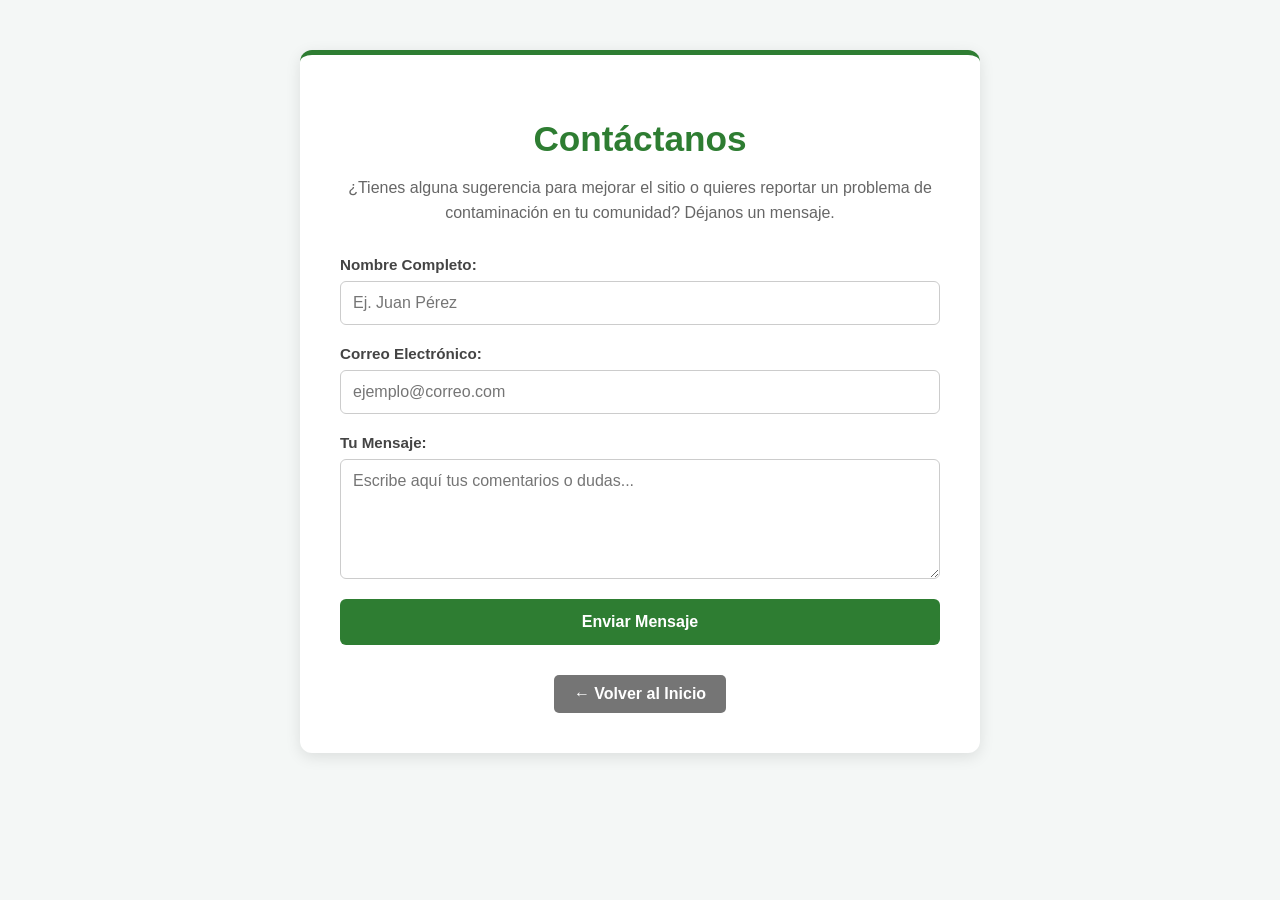
<file: contactanos.html>
<!DOCTYPE html>
<html lang="es">
<head>
    <meta charset="UTF-8">
    <meta name="viewport" content="width=device-width, initial-scale=1.0">
    <title>Contáctanos</title>
    <style>
        /* Estilos generales (manteniendo la misma línea visual) */
        body {
            font-family: 'Arial', sans-serif;
            background-color: #f4f7f6;
            color: #333;
            margin: 0;
            padding: 0;
        }

        .contacto-container {
            max-width: 600px;
            margin: 50px auto;
            background: #ffffff;
            padding: 40px;
            border-radius: 12px;
            box-shadow: 0 4px 15px rgba(0, 0, 0, 0.1);
            border-top: 5px solid #2e7d32;
        }

        h1 {
            color: #2e7d32;
            font-size: 2.2rem;
            margin-bottom: 10px;
            text-align: center;
        }

        .descripcion {
            font-size: 1rem;
            color: #666;
            text-align: center;
            line-height: 1.6;
            margin-bottom: 30px;
        }

        /* Estilos del Formulario */
        form {
            display: flex;
            flex-direction: column;
            gap: 20px;
        }

        .form-group {
            display: flex;
            flex-direction: column;
            gap: 8px;
        }

        label {
            font-weight: bold;
            color: #444;
            font-size: 0.95rem;
        }

        /* Inputs y Textarea */
        input[type="text"],
        input[type="email"],
        textarea {
            width: 100%;
            padding: 12px;
            border: 1px solid #ccc;
            border-radius: 6px;
            font-size: 1rem;
            box-sizing: border-box;
            font-family: inherit;
            transition: border-color 0.3s ease;
        }

        /* Efecto cuando el usuario da clic para escribir */
        input:focus,
        textarea:focus {
            outline: none;
            border-color: #2e7d32;
        }

        textarea {
            resize: vertical; /* Permite estirar hacia abajo pero no hacia los lados */
            min-height: 120px;
        }

        /* Botón de enviar formulario */
        button[type="submit"] {
            background-color: #2e7d32;
            color: white;
            border: none;
            padding: 14px;
            font-size: 1rem;
            font-weight: bold;
            border-radius: 6px;
            cursor: pointer;
            transition: background 0.3s ease;
        }

        button[type="submit"]:hover {
            background-color: #1b5e20;
        }

        /* Botón de regresar al inicio */
        .btn-regresar-box {
            text-align: center;
            margin-top: 30px;
        }

        .btn-regresar {
            display: inline-block;
            padding: 10px 20px;
            background-color: #757575;
            color: white;
            text-decoration: none;
            border-radius: 5px;
            font-weight: bold;
            transition: background 0.3s ease;
        }

        .btn-regresar:hover {
            background-color: #424242;
        }
    </style>
</head>
<body>

    <div class="contacto-container">
        <h1>Contáctanos</h1>
        <p class="descripcion">
            ¿Tienes alguna sugerencia para mejorar el sitio o quieres reportar un problema de contaminación en tu comunidad? Déjanos un mensaje.
        </p>

        <!-- Formulario de contacto -->
        <form action="#" method="POST">
            <div class="form-group">
                <label for="nombre">Nombre Completo:</label>
                <input type="text" id="nombre" name="nombre" placeholder="Ej. Juan Pérez" required>
            </div>

            <div class="form-group">
                <label for="correo">Correo Electrónico:</label>
                <input type="email" id="correo" name="correo" placeholder="ejemplo@correo.com" required>
            </div>

            <div class="form-group">
                <label for="mensaje">Tu Mensaje:</label>
                <textarea id="mensaje" name="mensaje" placeholder="Escribe aquí tus comentarios o dudas..." required></textarea>
            </div>

            <button type="submit">Enviar Mensaje</button>
        </form>

        <!-- Botón para regresar -->
        <div class="btn-regresar-box">
            <a href="index.html" class="btn-regresar">← Volver al Inicio</a>
        </div>
    </div>

</body>
</html>
</file>
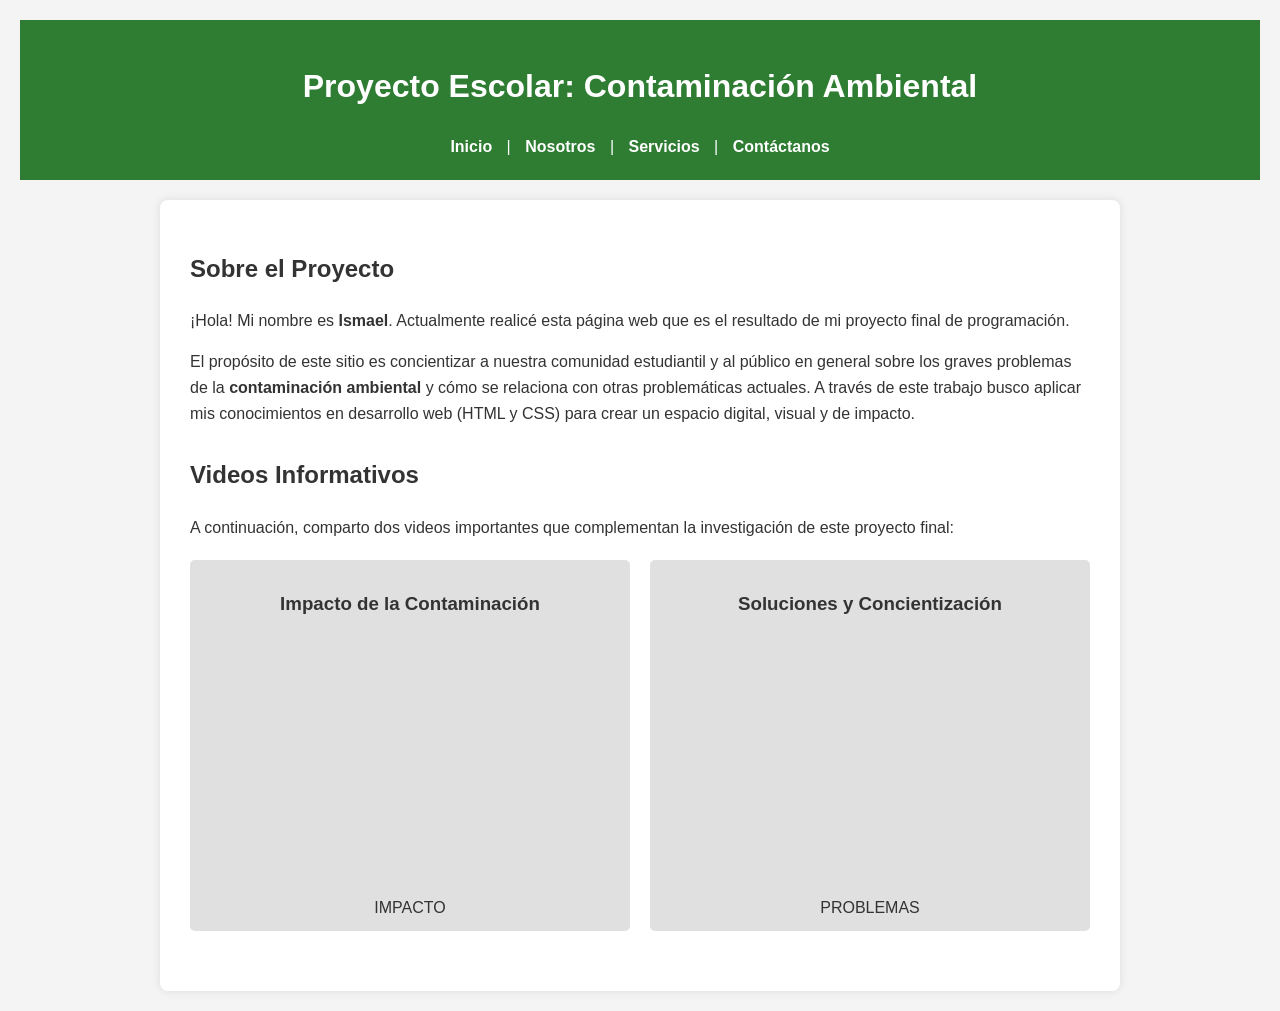
<file: nosotros.html>
<!DOCTYPE html>
<html lang="es">
<head>
    <meta charset="UTF-8">
    <meta name="viewport" content="width=device-width, initial-scale=1.0">
    <title>Nosotros - Proyecto Contaminación</title>
    <style>
        /* Estilos básicos para que se vea ordenado y limpio */
        body {
            font-family: Arial, sans-serif;
            line-height: 1.6;
            margin: 0;
            padding: 20px;
            background-color: #f4f4f4;
            color: #333;
        }
        header {
            background: #2e7d32;
            color: #fff;
            padding: 20px;
            text-align: center;
            margin-bottom: 20px;
        }
        nav a {
            color: white;
            text-decoration: none;
            margin: 0 10px;
            font-weight: bold;
        }
        .container {
            max-width: 900px;
            margin: auto;
            background: #fff;
            padding: 30px;
            border-radius: 8px;
            box-shadow: 0 0 10px rgba(0,0,0,0.1);
        }
        .bio-section {
            margin-bottom: 30px;
        }
        .video-container {
            display: flex;
            flex-wrap: wrap;
            gap: 20px;
            justify-content: center;
            margin-top: 20px;
        }
        .video-box {
            flex: 1;
            min-width: 300px;
            max-width: 420px;
            background: #e0e0e0;
            padding: 10px;
            border-radius: 5px;
            text-align: center;
        }
        /* Esto ayuda a que los videos de YouTube se adapten al tamaño del cuadro */
        .video-box iframe {
            width: 100%;
            height: 250px;
            border: none;
        }
    </style>
</head>
<body>

    <header>
        <h1>Proyecto Escolar: Contaminación Ambiental</h1>
        <nav>
            <a href="index.html">Inicio</a> | 
            <a href="nosotros.html">Nosotros</a> | 
            <a href="servicios.html">Servicios</a> | 
            <a href="contactanos.html">Contáctanos</a>
        </nav>
    </header>

    <div class="container">
        <section class="bio-section">
            <h2>Sobre el Proyecto</h2>
            <p>¡Hola! Mi nombre es <strong>Ismael</strong>. Actualmente realicé esta página web que es el resultado de mi proyecto final de programación.</p>
            
            <p>El propósito de este sitio es concientizar a nuestra comunidad estudiantil y al público en general sobre los graves problemas de la <strong>contaminación ambiental</strong> y cómo se relaciona con otras problemáticas actuales. A través de este trabajo busco aplicar mis conocimientos en desarrollo web (HTML y CSS) para crear un espacio digital, visual y de impacto.</p>
        </section>

        <section class="bio-section">
            <h2>Videos Informativos</h2>
            <p>A continuación, comparto dos videos importantes que complementan la investigación de este proyecto final:</p>
            
            <div class="video-container">
                
                <div class="video-box">
                    <h3>Impacto de la Contaminación</h3>
                    
                    <iframe src="https://www.youtube.com/embed/lhjMYig0WGY?si=cuAjzVzZBiCCqjbR" title="Impacto" frameborder="0" allow="accelerometer; autoplay; clipboard-write; encrypted-media; gyroscope; picture-in-picture; web-share" referrerpolicy="strict-origin-when-cross-origin" allowfullscreen></iframe>IMPACTO</iframe>
                    
                </div>

                <div class="video-box">
                    <h3>Soluciones y Concientización</h3>
                    
                    <iframe src= "https://www.youtube.com/embed/iWEYWcW6XHQ?si=ypwtCFQfs4ShwkEG" title="YouTube video player" frameborder="0" allow="accelerometer; autoplay; clipboard-write; encrypted-media; gyroscope; picture-in-picture; web-share" referrerpolicy="strict-origin-when-cross-origin" allowfullscreen></iframe>PROBLEMAS</iframe>
                    
                </div>

            </div>
        </section>
    </div>

</body>
</html>
</file>
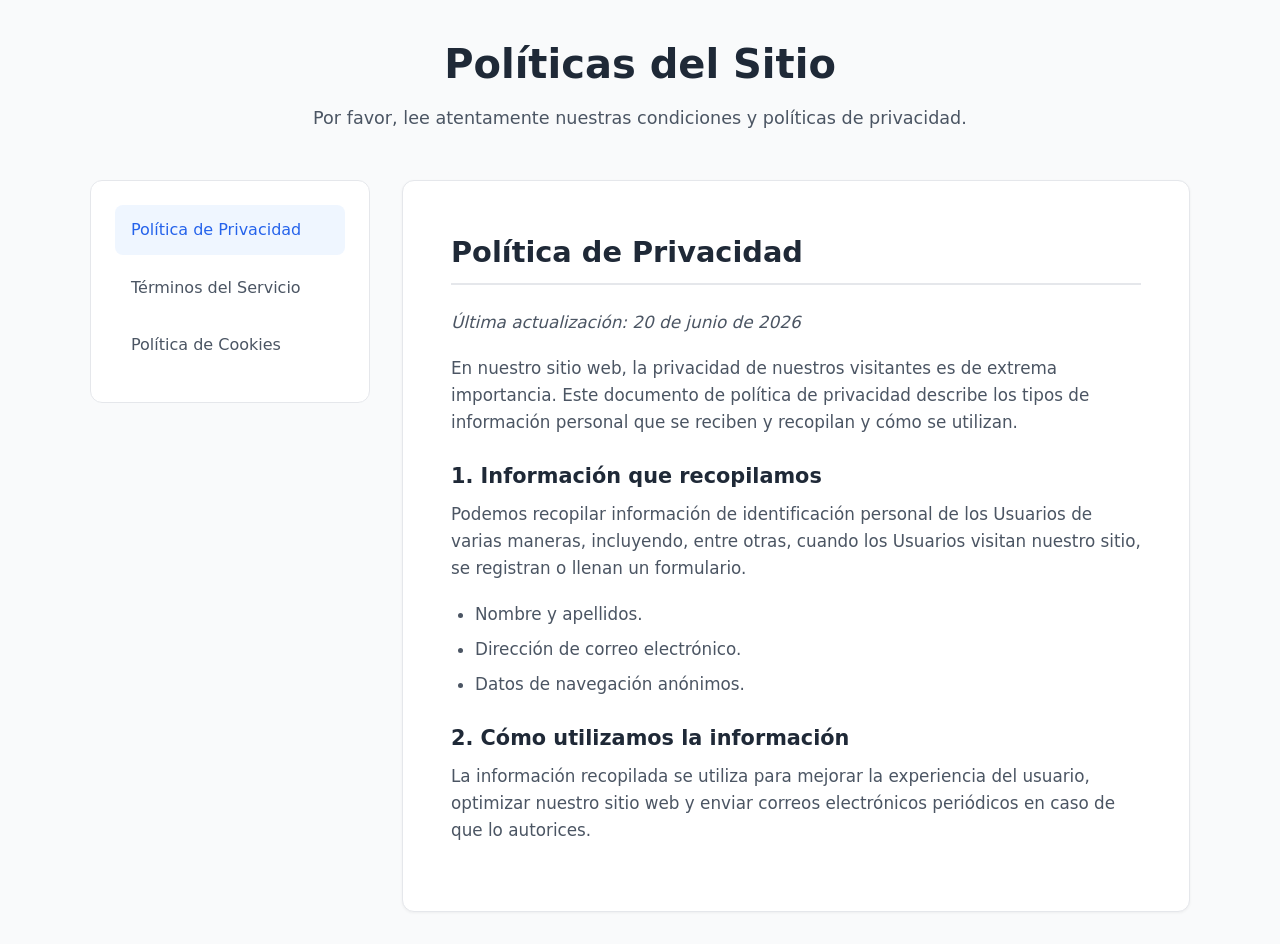
<file: politicas.html>
<!DOCTYPE html>
<html lang="es">
<head>
    <meta charset="UTF-8">
    <meta name="viewport" content="width=device-width, initial-scale=1.0">
    <title>Políticas del Sitio</title>
    <style>
        :root {
            --primary-color: #2563eb;
            --text-color: #1f2937;
            --text-light: #4b5563;
            --bg-color: #f9fafb;
            --card-bg: #ffffff;
            --border-color: #e5e7eb;
            --radius: 12px;
        }

        * {
            box-sizing: border-box;
            margin: 0;
            padding: 0;
        }

        body {
            font-family: system-ui, -apple-system, BlinkMacSystemFont, 'Segoe UI', Roboto, Oxygen, Ubuntu, Cantarell, sans-serif;
            background-color: var(--bg-color);
            color: var(--text-color);
            line-height: 1.6;
            padding: 2rem 1rem;
        }

        .container {
            max-width: 1100px;
            margin: 0 auto;
        }

        header {
            text-align: center;
            margin-bottom: 3rem;
        }

        header h1 {
            font-size: 2.5rem;
            color: var(--text-color);
            margin-bottom: 0.5rem;
        }

        header p {
            color: var(--text-light);
            font-size: 1.1rem;
        }

        /* Layout de dos columnas */
        .policy-layout {
            display: grid;
            grid-template-columns: 280px 1fr;
            gap: 2rem;
        }

        /* Navegación Lateral */
        .policy-nav {
            position: sticky;
            top: 2rem;
            height: fit-content;
            background: var(--card-bg);
            padding: 1.5rem;
            border-radius: var(--radius);
            border: 1px solid var(--border-color);
        }

        .policy-nav ul {
            list-style: none;
        }

        .policy-nav li {
            margin-bottom: 0.5rem;
        }

        .policy-nav a {
            display: block;
            padding: 0.75rem 1rem;
            color: var(--text-light);
            text-decoration: none;
            border-radius: 8px;
            font-weight: 500;
            transition: all 0.2s ease;
        }

        .policy-nav a:hover, 
        .policy-nav a.active {
            background-color: #eff6ff;
            color: var(--primary-color);
        }

        /* Contenido de las Políticas */
        .policy-content {
            background: var(--card-bg);
            padding: 3rem;
            border-radius: var(--radius);
            border: 1px solid var(--border-color);
            box-shadow: 0 1px 3px rgba(0,0,0,0.05);
        }

        .policy-section {
            display: none;
        }

        .policy-section.active {
            display: block;
        }

        .policy-content h2 {
            font-size: 1.8rem;
            margin-bottom: 1.5rem;
            color: var(--text-color);
            border-bottom: 2px solid var(--border-color);
            padding-bottom: 0.5rem;
        }

        .policy-content h3 {
            font-size: 1.3rem;
            margin: 1.5rem 0 0.5rem 0;
            color: var(--text-color);
        }

        .policy-content p, 
        .policy-content ul {
            color: var(--text-light);
            margin-bottom: 1.2rem;
            font-size: 1.05rem;
        }

        .policy-content ul {
            padding-left: 1.5rem;
        }

        .policy-content li {
            margin-bottom: 0.5rem;
        }

        .last-update {
            font-style: italic;
            color: #9ca3af;
            font-size: 0.9rem;
            margin-bottom: 2rem;
        }

        /* Responsivo */
        @media (max-width: 768px) {
            .policy-layout {
                grid-template-columns: 1fr;
            }

            .policy-nav {
                position: static;
            }

            .policy-content {
                padding: 1.5rem;
            }
        }
    </style>
</head>
<body>

    <div class="container">
        <header>
            <h1>Políticas del Sitio</h1>
            <p>Por favor, lee atentamente nuestras condiciones y políticas de privacidad.</p>
        </header>

        <div class="policy-layout">
            <!-- Menú de navegación de políticas -->
            <nav class="policy-nav">
                <ul>
                    <li><a href="#privacidad" class="tab-link active" onclick="switchTab(event, 'privacidad')">Política de Privacidad</a></li>
                    <li><a href="#terminos" class="tab-link" onclick="switchTab(event, 'terminos')">Términos del Servicio</a></li>
                    <li><a href="#cookies" class="tab-link" onclick="switchTab(event, 'cookies')">Política de Cookies</a></li>
                </ul>
            </nav>

            <!-- Contenido dinámico -->
            <main class="policy-content">
                
                <!-- SECCIÓN: PRIVACIDAD -->
                <div id="privacidad" class="policy-section active">
                    <h2>Política de Privacidad</h2>
                    <p class="last-update">Última actualización: 20 de junio de 2026</p>
                    
                    <p>En nuestro sitio web, la privacidad de nuestros visitantes es de extrema importancia. Este documento de política de privacidad describe los tipos de información personal que se reciben y recopilan y cómo se utilizan.</p>
                    
                    <h3>1. Información que recopilamos</h3>
                    <p>Podemos recopilar información de identificación personal de los Usuarios de varias maneras, incluyendo, entre otras, cuando los Usuarios visitan nuestro sitio, se registran o llenan un formulario.</p>
                    <ul>
                        <li>Nombre y apellidos.</li>
                        <li>Dirección de correo electrónico.</li>
                        <li>Datos de navegación anónimos.</li>
                    </ul>

                    <h3>2. Cómo utilizamos la información</h3>
                    <p>La información recopilada se utiliza para mejorar la experiencia del usuario, optimizar nuestro sitio web y enviar correos electrónicos periódicos en caso de que lo autorices.</p>
                </div>

                <!-- SECCIÓN: TÉRMINOS -->
                <div id="terminos" class="policy-section">
                    <h2>Términos del Servicio</h2>
                    <p class="last-update">Última actualización: 20 de junio de 2026</p>
                    
                    <h3>1. Aceptación de Términos</h3>
                    <p>Al acceder a este sitio web, usted acepta estar sujeto a estos Términos del Servicio, a todas las leyes y regulaciones aplicables, y acepta que es responsable del cumplimiento de las leyes locales aplicables.</p>
                    
                    <h3>2. Licencia de Uso</h3>
                    <p>Se concede permiso para descargar temporalmente una copia de los materiales (información o software) en el sitio web para visualización transitoria personal y no comercial únicamente.</p>
                </div>

                <!-- SECCIÓN: COOKIES -->
                <div id="cookies" class="policy-section">
                    <h2>Política de Cookies</h2>
                    <p class="last-update">Última actualización: 20 de junio de 2026</p>
                    
                    <p>Este sitio utiliza cookies para mejorar tu experiencia de navegación. Las cookies son pequeños archivos de texto que se almacenan en tu dispositivo.</p>
                    
                    <h3>¿Qué cookies utilizamos?</h3>
                    <ul>
                        <li><strong>Cookies técnicas:</strong> Esenciales para que el sitio funcione correctamente.</li>
                        <li><strong>Cookies de análisis:</strong> Nos ayudan a entender cómo interactúan los usuarios con la web de forma anónima.</li>
                    </ul>
                </div>

            </main>
        </div>
    </div>

    <!-- Script interactivo para cambiar de pestaña -->
    <script>
        function switchTab(event, sectionId) {
            event.preventDefault();

            // Ocultar todas las secciones
            const sections = document.querySelectorAll('.policy-section');
            sections.forEach(section => section.classList.remove('active'));

            // Desactivar todos los enlaces del menú
            const links = document.querySelectorAll('.tab-link');
            links.forEach(link => link.classList.remove('active'));

            // Mostrar la sección seleccionada y activar su enlace
            document.getElementById(sectionId).classList.add('active');
            event.currentTarget.classList.add('active');

            // Mover el scroll al inicio del contenido en móviles
            if (window.innerWidth <= 768) {
                document.querySelector('.policy-content').scrollIntoView({ behavior: 'smooth' });
            }
        }
    </script>
</body>
</html>
</file>
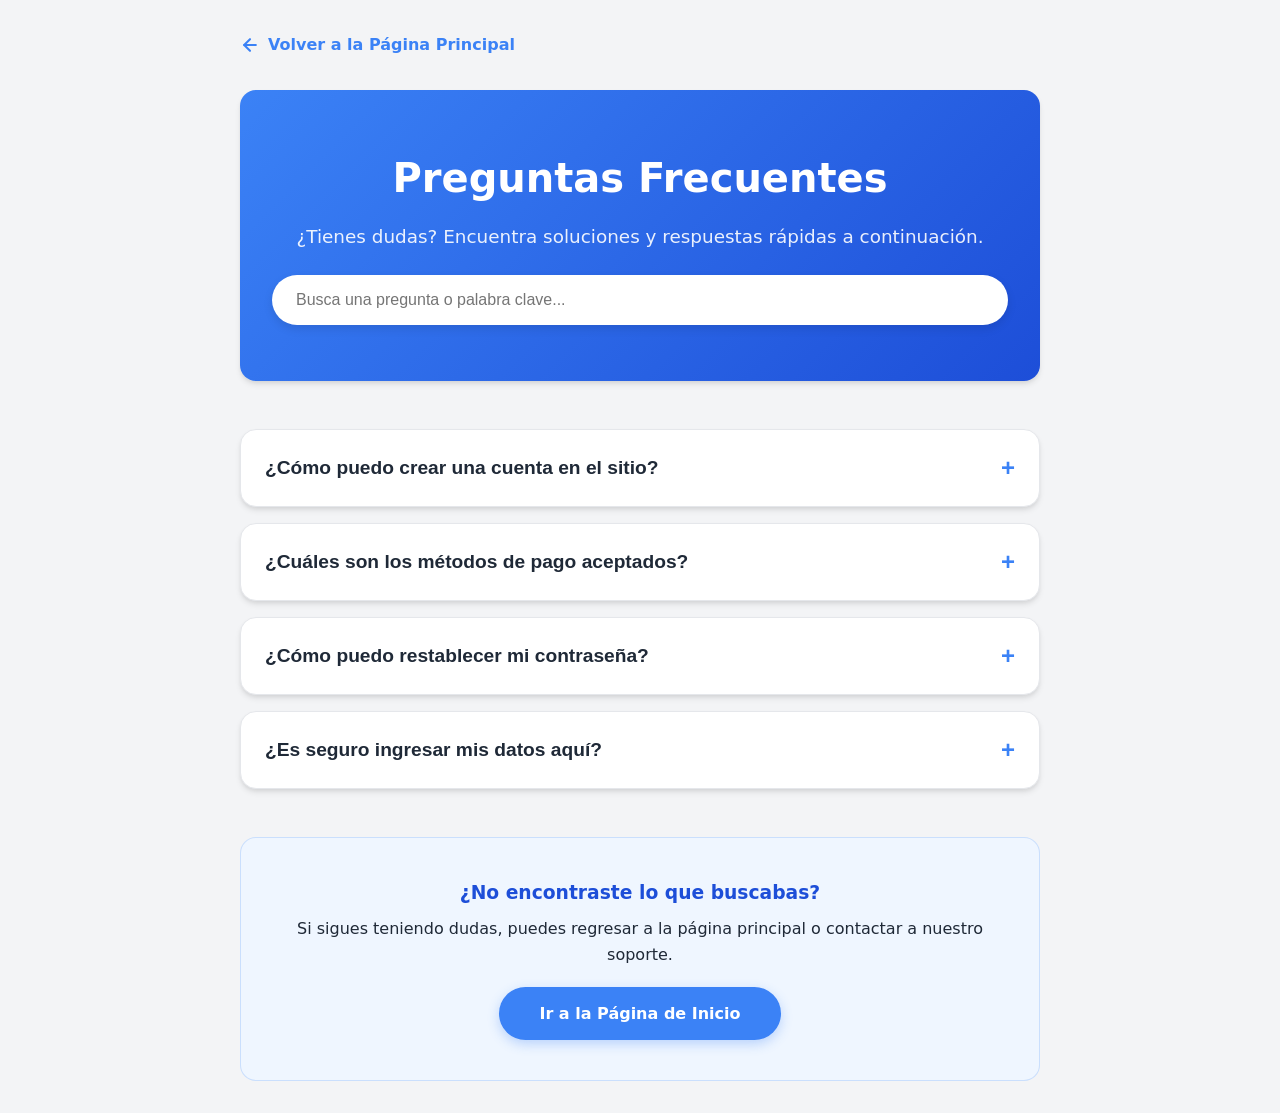
<file: preguntas.html>
<!DOCTYPE html>
<html lang="es">
<head>
    <meta charset="UTF-8">
    <meta name="viewport" content="width=device-width, initial-scale=1.0">
    <title>Preguntas Frecuentes</title>
    <style>
        :root {
            --primary-color: #3b82f6;       /* Azul vibrante moderno */
            --primary-dark: #1d4ed8;        /* Azul profundo para contraste */
            --primary-light: #eff6ff;       /* Tono suave de fondo */
            --text-color: #1f2937;          /* Texto principal */
            --text-light: #4b5563;          /* Texto secundario */
            --bg-color: #f3f4f6;            /* Fondo general de la página */
            --card-bg: #ffffff;             /* Fondo de tarjetas blancas */
            --border-color: #e5e7eb;        /* Bordes sutiles */
            --radius: 16px;                 /* Bordes redondeados modernos */
            --shadow: 0 4px 6px -1px rgba(0, 0, 0, 0.1), 0 2px 4px -1px rgba(0, 0, 0, 0.06);
        }

        * {
            box-sizing: border-box;
            margin: 0;
            padding: 0;
        }

        body {
            font-family: system-ui, -apple-system, BlinkMacSystemFont, 'Segoe UI', Roboto, Oxygen, Ubuntu, Cantarell, sans-serif;
            background-color: var(--bg-color);
            color: var(--text-color);
            line-height: 1.6;
            padding: 2rem 1rem;
        }

        .container {
            max-width: 800px;
            margin: 0 auto;
        }

        /* Botón superior para regresar */
        .btn-back {
            display: inline-flex;
            align-items: center;
            gap: 0.5rem;
            color: var(--primary-color);
            text-decoration: none;
            font-weight: 600;
            margin-bottom: 2rem;
            transition: color 0.2s ease;
        }

        .btn-back:hover {
            color: var(--primary-dark);
        }

        /* Banner de Encabezado con Color */
        header {
            text-align: center;
            margin-bottom: 3rem;
            background: linear-gradient(135deg, var(--primary-color), var(--primary-dark));
            padding: 3.5rem 2rem;
            border-radius: var(--radius);
            color: white;
            box-shadow: var(--shadow);
        }

        header h1 {
            font-size: 2.5rem;
            margin-bottom: 0.75rem;
        }

        header p {
            color: rgba(255, 255, 255, 0.9);
            font-size: 1.15rem;
        }

        /* Buscador integrado */
        .search-container {
            margin-top: 1.5rem;
        }

        .search-input {
            width: 100%;
            padding: 1rem 1.5rem;
            border: none;
            border-radius: 50px;
            font-size: 1rem;
            box-shadow: 0 4px 10px rgba(0, 0, 0, 0.1);
            outline: none;
            color: var(--text-color);
        }

        /* Acordeón de Preguntas */
        .faq-wrapper {
            display: flex;
            flex-direction: column;
            gap: 1rem;
        }

        .faq-item {
            background: var(--card-bg);
            border-radius: var(--radius);
            border: 1px solid var(--border-color);
            box-shadow: var(--shadow);
            overflow: hidden;
            transition: all 0.3s ease;
        }

        .faq-trigger {
            width: 100%;
            display: flex;
            justify-content: space-between;
            align-items: center;
            padding: 1.5rem;
            background: none;
            border: none;
            text-align: left;
            font-size: 1.2rem;
            font-weight: 600;
            color: var(--text-color);
            cursor: pointer;
            transition: color 0.2s ease;
        }

        .faq-trigger:hover {
            color: var(--primary-color);
        }

        .faq-item.active .faq-trigger {
            color: var(--primary-dark);
            background-color: var(--primary-light);
        }

        .faq-icon {
            font-size: 1.5rem;
            transition: transform 0.3s ease;
            color: var(--primary-color);
        }

        .faq-item.active .faq-icon {
            transform: rotate(45deg); /* Gira el "+" para que parezca una "x" al abrirse */
        }

        /* Contenido oculto que se despliega animado */
        .faq-content {
            max-height: 0;
            overflow: hidden;
            transition: max-height 0.3s ease-out, padding 0.3s ease;
            padding: 0 1.5rem;
            color: var(--text-light);
        }

        .faq-item.active .faq-content {
            padding: 1.5rem;
            border-top: 1px solid var(--border-color);
        }

        /* Footer con botón llamativo para regresar */
        .faq-footer {
            text-align: center;
            margin-top: 3rem;
            padding: 2.5rem 2rem;
            background: var(--primary-light);
            border-radius: var(--radius);
            border: 1px solid rgba(59, 130, 246, 0.2);
        }

        .faq-footer h3 {
            color: var(--primary-dark);
            margin-bottom: 0.5rem;
        }

        .btn-home {
            display: inline-block;
            margin-top: 1.25rem;
            padding: 0.85rem 2.5rem;
            background-color: var(--primary-color);
            color: white;
            text-decoration: none;
            border-radius: 50px;
            font-weight: 600;
            box-shadow: 0 4px 12px rgba(59, 130, 246, 0.3);
            transition: all 0.2s ease;
        }

        .btn-home:hover {
            background-color: var(--primary-dark);
            transform: translateY(-2px);
            box-shadow: 0 6px 16px rgba(29, 78, 216, 0.4);
        }
    </style>
</head>
<body>

    <div class="container">
        
        <!-- Enlace superior para regresar -->
        <a href="index.html" class="btn-back">
            <svg width="20" height="20" viewBox="0 0 24 24" fill="none" stroke="currentColor" stroke-width="2.5" stroke-linecap="round" stroke-linejoin="round"><line x1="19" y1="12" x2="5" y2="12"></line><polyline points="12 19 5 12 12 5"></polyline></svg>
            Volver a la Página Principal
        </a>

        <!-- Encabezado con color -->
        <header>
            <h1>Preguntas Frecuentes</h1>
            <p>¿Tienes dudas? Encuentra soluciones y respuestas rápidas a continuación.</p>
            
            <!-- Buscador en tiempo real -->
            <div class="search-container">
                <input type="text" class="search-input" id="faqSearch" placeholder="Busca una pregunta o palabra clave..." onkeyup="filterFAQs()">
            </div>
        </header>

        <!-- Bloques del Acordeón -->
        <main class="faq-wrapper">
            
            <div class="faq-item">
                <button class="faq-trigger" onclick="toggleFaq(this)">
                    <span>¿Cómo puedo crear una cuenta en el sitio?</span>
                    <span class="faq-icon">+</span>
                </button>
                <div class="faq-content">
                    <p>Para crear una cuenta, haz clic en el botón "Registrarse" en la parte superior derecha. Rellena los campos solicitados con tus datos básicos y te enviaremos un correo de confirmación de manera inmediata.</p>
                </div>
            </div>

            <div class="faq-item">
                <button class="faq-trigger" onclick="toggleFaq(this)">
                    <span>¿Cuáles son los métodos de pago aceptados?</span>
                    <span class="faq-icon">+</span>
                </button>
                <div class="faq-content">
                    <p>Aceptamos tarjetas de crédito y débito (Visa, Mastercard, American Express), así como pagos a través de PayPal, Apple Pay, Google Pay y transferencias bancarias según tu país.</p>
                </div>
            </div>

            <div class="faq-item">
                <button class="faq-trigger" onclick="toggleFaq(this)">
                    <span>¿Cómo puedo restablecer mi contraseña?</span>
                    <span class="faq-icon">+</span>
                </button>
                <div class="faq-content">
                    <p>Si olvidaste tu contraseña, ve a la sección de inicio de sesión y presiona en "¿Olvidaste tu contraseña?". Introduce tu correo electrónico y recibirás un enlace seguro para crear una nueva clave.</p>
                </div>
            </div>

            <div class="faq-item">
                <button class="faq-trigger" onclick="toggleFaq(this)">
                    <span>¿Es seguro ingresar mis datos aquí?</span>
                    <span class="faq-icon">+</span>
                </button>
                <div class="faq-content">
                    <p>Absolutamente. Toda la plataforma cuenta con encriptación SSL de extremo a extremo, lo que significa que tus datos personales y bancarios viajan protegidos de forma confidencial y segura.</p>
                </div>
            </div>

        </main>

        <!-- Bloque inferior de soporte y retorno -->
        <div class="faq-footer">
            <h3>¿No encontraste lo que buscabas?</h3>
            <p>Si sigues teniendo dudas, puedes regresar a la página principal o contactar a nuestro soporte.</p>
            <a href="index.html" class="btn-home">Ir a la Página de Inicio</a>
        </div>

    </div>

    <!-- Script para el funcionamiento interactivo -->
    <script>
        // Función para abrir y cerrar el acordeón de preguntas
        function toggleFaq(button) {
            const item = button.parentElement;
            const content = item.querySelector('.faq-content');
            
            if (item.classList.contains('active')) {
                item.classList.remove('active');
                content.style.maxHeight = null;
            } else {
                // Cierra otras preguntas para que solo quede una abierta a la vez
                document.querySelectorAll('.faq-item').forEach(el => {
                    el.classList.remove('active');
                    el.querySelector('.faq-content').style.maxHeight = null;
                });

                item.classList.add('active');
                content.style.maxHeight = content.scrollHeight + "px";
            }
        }

        // Función del buscador en tiempo real
        function filterFAQs() {
            const filter = document.getElementById('faqSearch').value.toLowerCase();
            const faqItems = document.querySelectorAll('.faq-item');

            faqItems.forEach(item => {
                const title = item.querySelector('.faq-trigger span').textContent.toLowerCase();
                const text = item.querySelector('.faq-content p').textContent.toLowerCase();
                
                // Muestra si la palabra clave coincide con la pregunta o la respuesta
                if (title.includes(filter) || text.includes(filter)) {
                    item.style.display = "block";
                } else {
                    item.style.display = "none";
                }
            });
        }
    </script>
</body>
</html>
</file>
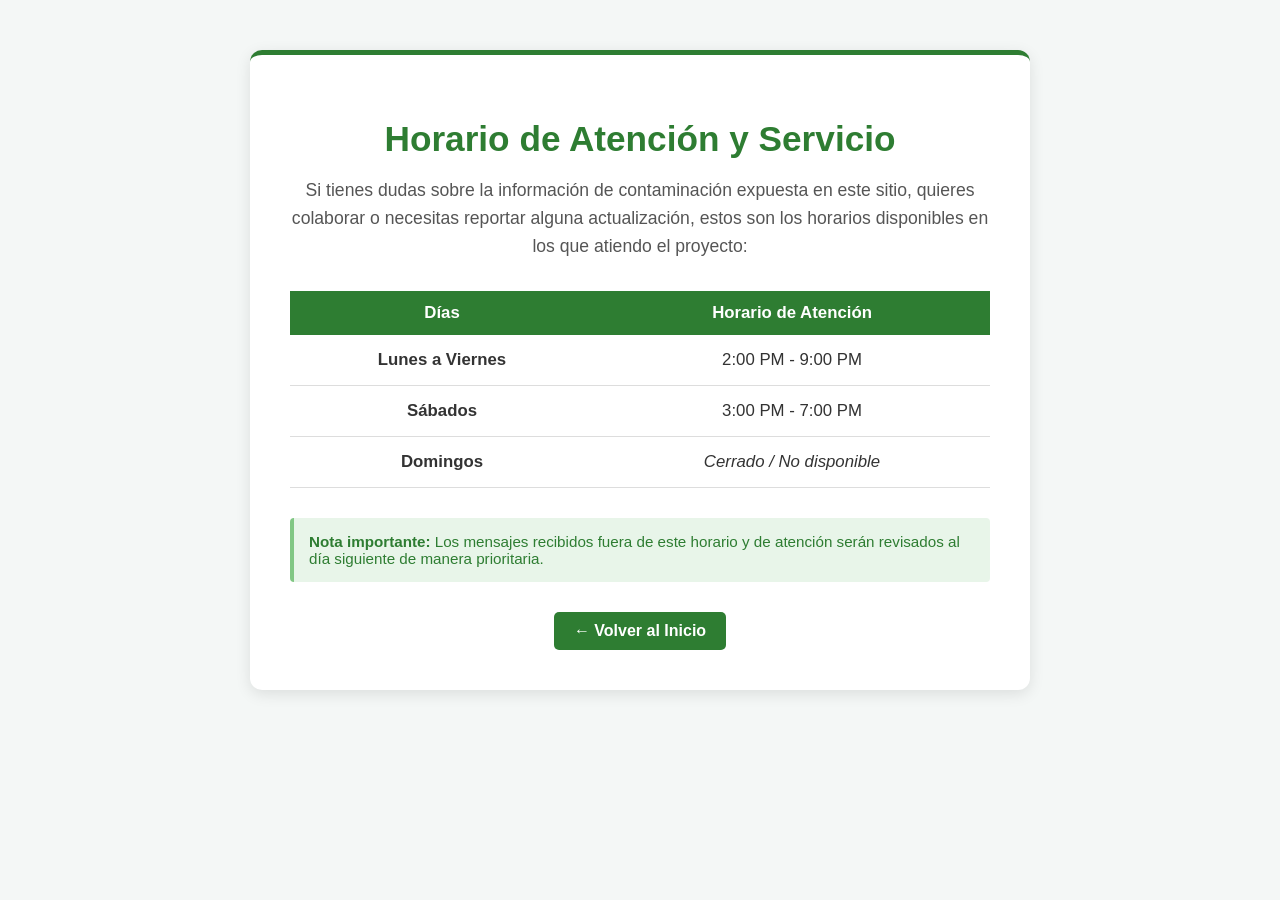
<file: servicio.html>
<!DOCTYPE html>
<html lang="es">
<head>
    <meta charset="UTF-8">
    <meta name="viewport" content="width=device-width, initial-scale=1.0">
    <title>Servicio</title>
    <style>
        /* Estilos generales (combinando con el de Nosotros) */
        body {
            font-family: 'Arial', sans-serif;
            background-color: #f4f7f6;
            color: #333;
            margin: 0;
            padding: 0;
        }

        .servicio-container {
            max-width: 700px;
            margin: 50px auto;
            background: #ffffff;
            padding: 40px;
            border-radius: 12px;
            box-shadow: 0 4px 15px rgba(0, 0, 0, 0.1);
            border-top: 5px solid #2e7d32;
            text-align: center;
        }

        h1 {
            color: #2e7d32;
            font-size: 2.2rem;
            margin-bottom: 15px;
        }

        .descripcion {
            font-size: 1.1rem;
            color: #555;
            line-height: 1.6;
            margin-bottom: 30px;
        }

        /* Estilos de la tabla de horarios */
        .horario-tabla {
            width: 100%;
            border-collapse: collapse;
            margin: 20px 0;
            font-size: 1.05rem;
        }

        .horario-tabla th {
            background-color: #2e7d32;
            color: white;
            padding: 12px;
            font-weight: bold;
        }

        .horario-tabla td {
            padding: 15px;
            border-bottom: 1px solid #ddd;
        }

        /* Cambia el color de fondo al pasar el mouse por la fila */
        .horario-tabla tr:hover {
            background-color: #f9f9f9;
        }

        .nota-servicio {
            background-color: #e8f5e9;
            border-left: 4px solid #81c784;
            padding: 15px;
            margin-top: 30px;
            border-radius: 4px;
            font-size: 0.95rem;
            color: #2e7d32;
            text-align: left;
        }

        .btn-regresar {
            display: inline-block;
            margin-top: 30px;
            padding: 10px 20px;
            background-color: #2e7d32;
            color: white;
            text-decoration: none;
            border-radius: 5px;
            font-weight: bold;
            transition: background 0.3s ease;
        }

        .btn-regresar:hover {
            background-color: #1b5e20;
        }
    </style>
</head>
<body>

    <div class="servicio-container">
        <h1>Horario de Atención y Servicio</h1>
        <p class="descripcion">
            Si tienes dudas sobre la información de contaminación expuesta en este sitio, quieres colaborar o necesitas reportar alguna actualización, estos son los horarios disponibles en los que atiendo el proyecto:
        </p>

        <!-- Tabla de horarios -->
        <table class="horario-tabla">
            <thead>
                <tr>
                    <th>Días</th>
                    <th>Horario de Atención</th>
                </tr>
            </thead>
            <tbody>
                <tr>
                    <td><strong>Lunes a Viernes</strong></td>
                    <td>2:00 PM - 9:00 PM</td>
                </tr>
                <tr>
                    <td><strong>Sábados</strong></td>
                    <td>3:00 PM - 7:00 PM</td>
                </tr>
                <tr>
                    <td><strong>Domingos</strong></td>
                    <td><em>Cerrado / No disponible</em></td>
                </tr>
            </tbody>
        </table>

        <!-- Nota aclaratoria -->
        <div class="nota-servicio">
            <strong>Nota importante:</strong> Los mensajes recibidos fuera de este horario y de atención serán revisados al día siguiente de manera prioritaria.
        </div>

        <!-- Enlace para volver a la página principal -->
        <a href="file:///C:/Users/Isma/Music/proyecto_tarea/index.html" class="btn-regresar">← Volver al Inicio</a>
    </div>

</body>
</html>
</file>
